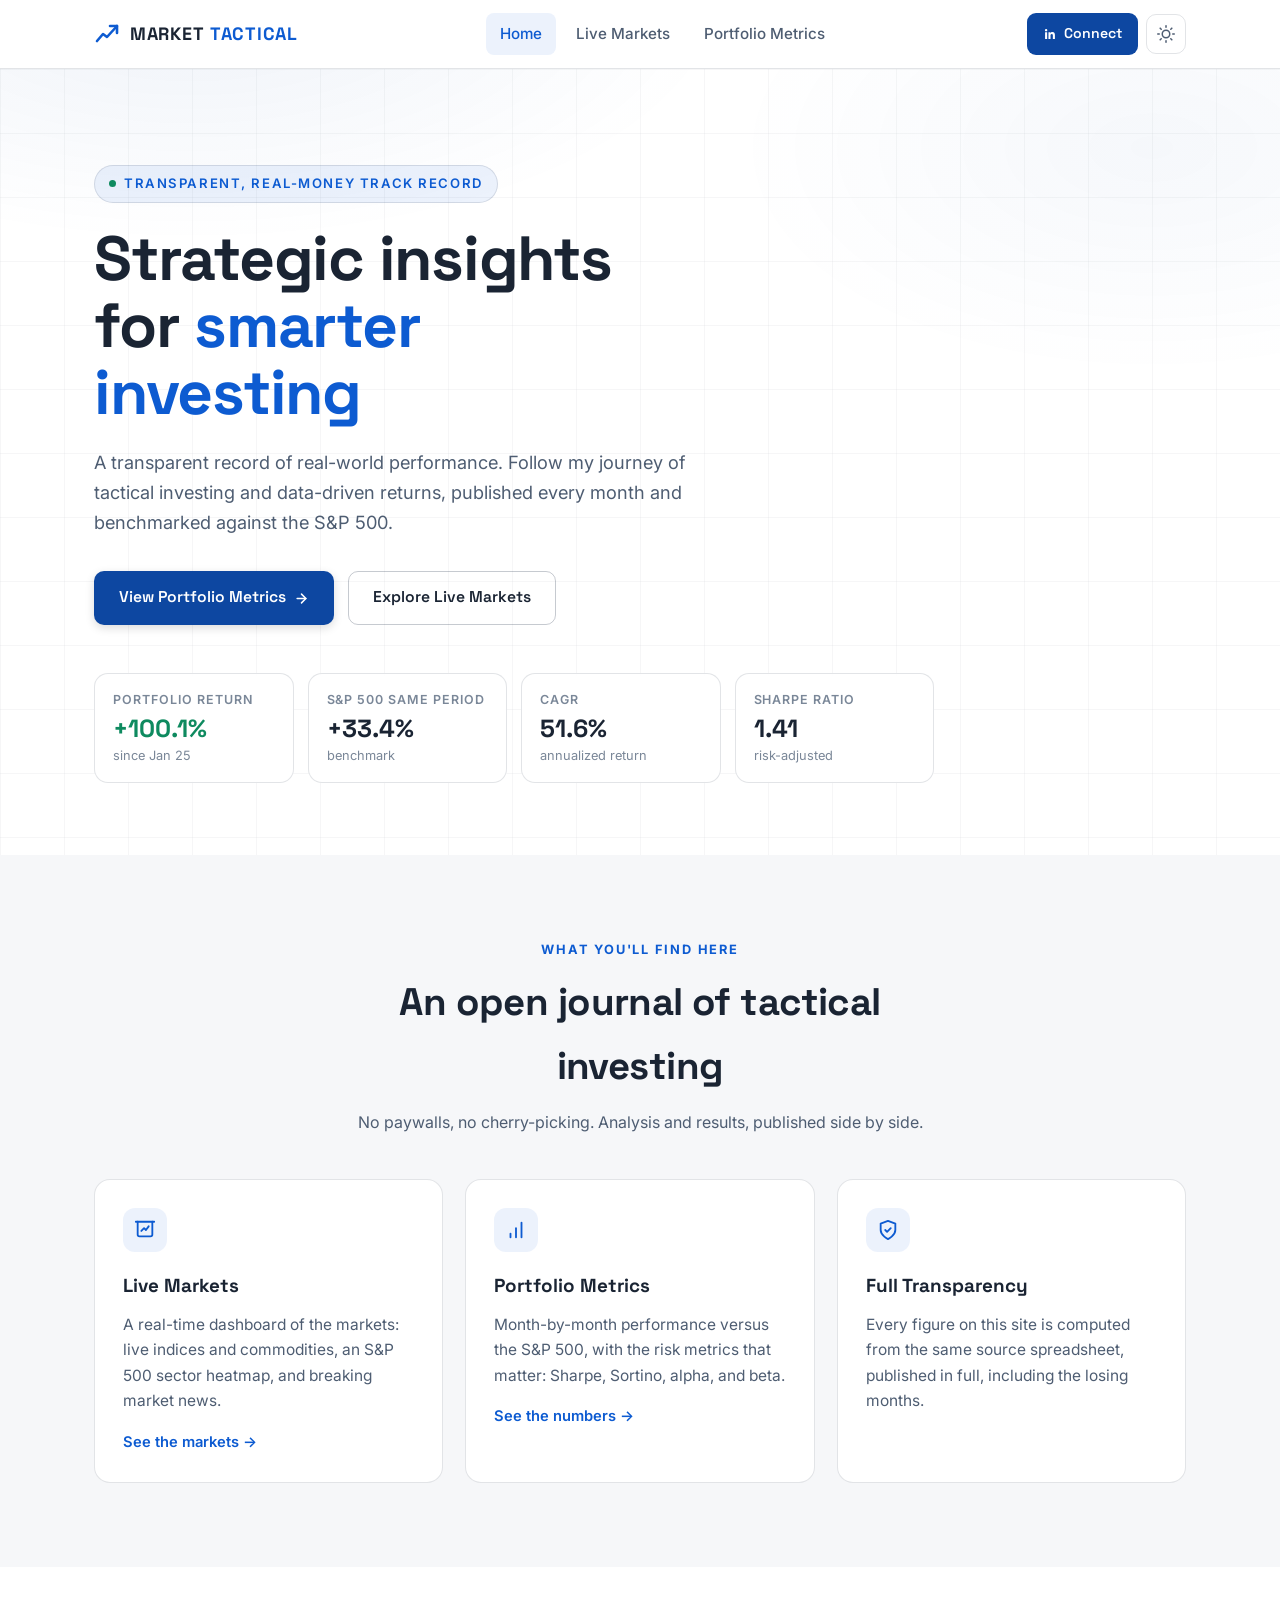
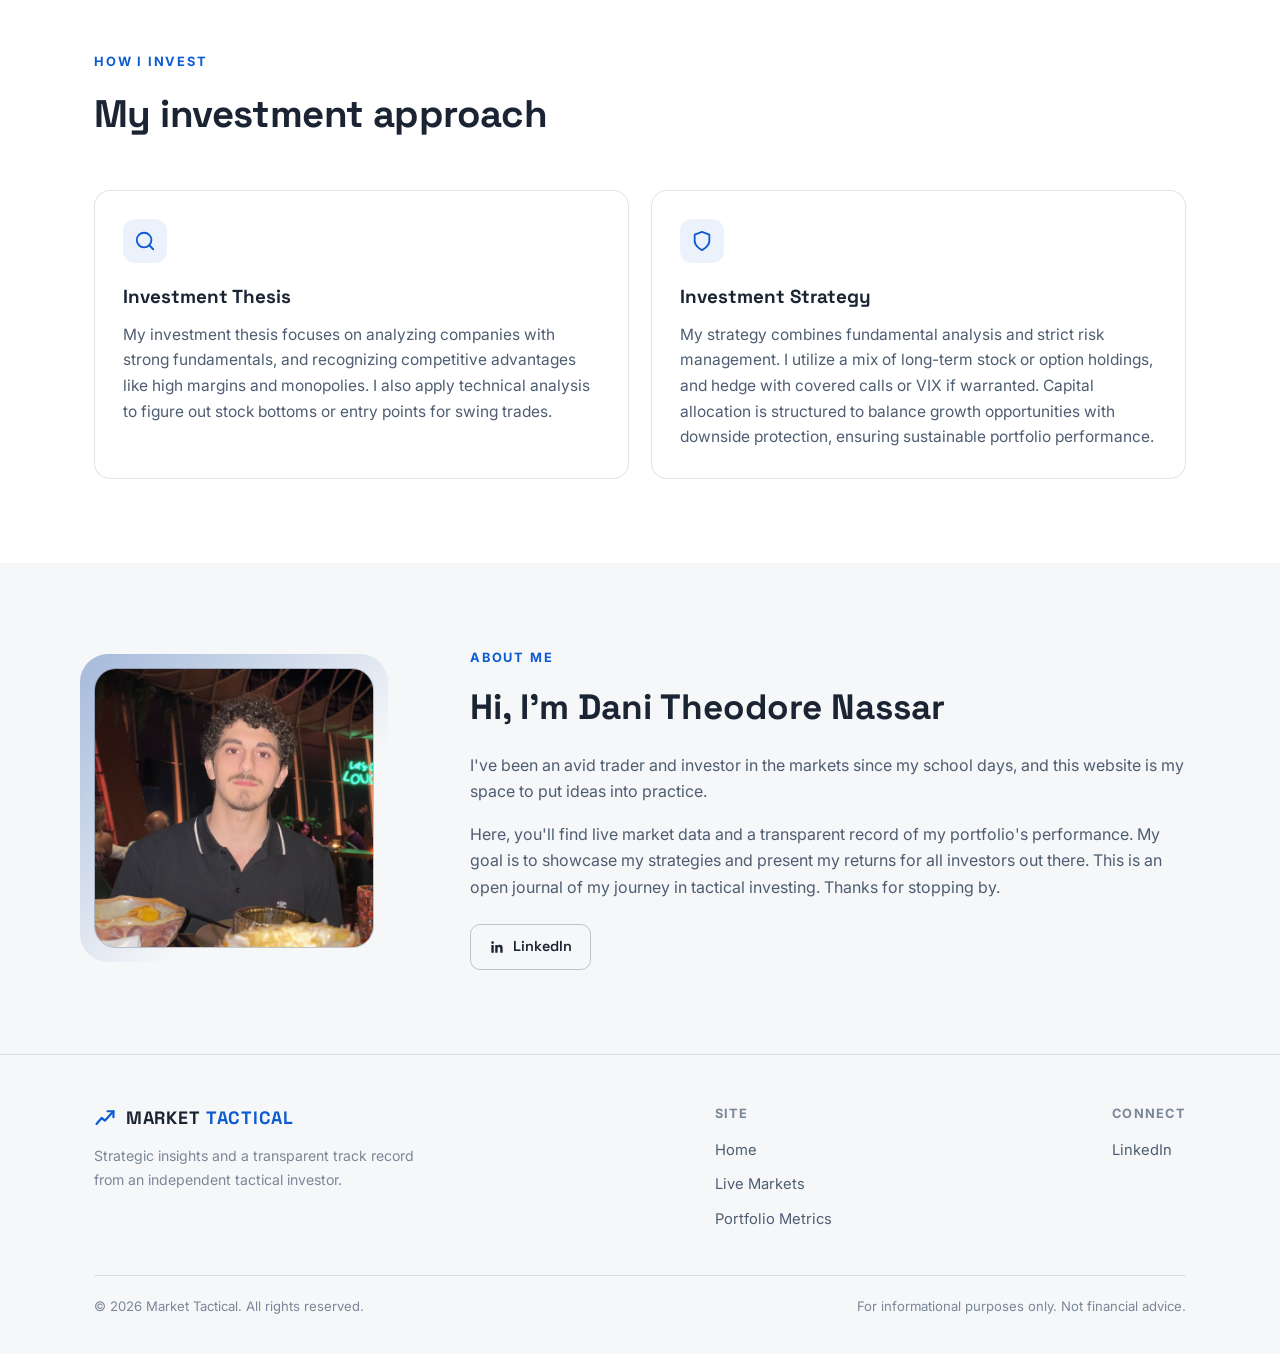
<file: index.html>
<!DOCTYPE html>
<html lang="en" data-theme="light">
<head>
    <meta charset="UTF-8">
    <meta name="viewport" content="width=device-width, initial-scale=1.0">
    <title>Market Tactical | Strategic Insights for Smarter Investing</title>
    <meta name="description" content="A transparent, real-money track record with live market data. Follow Dani Theodore Nassar's journey of tactical investing and data-driven returns.">
    <meta property="og:title" content="Market Tactical">
    <meta property="og:description" content="A transparent, real-money track record with live market data.">
    <meta property="og:type" content="website">
    <meta property="og:url" content="https://markettactical.com/">
    <link rel="icon" type="image/png" href="Favicon123.png">
    <link rel="preconnect" href="https://fonts.googleapis.com">
    <link rel="preconnect" href="https://fonts.gstatic.com" crossorigin>
    <link href="https://fonts.googleapis.com/css2?family=Inter:wght@400;500;600&family=Space+Grotesk:wght@500;600;700&display=swap" rel="stylesheet">
    <script>
        (function () {
            try {
                var t = localStorage.getItem('mt-theme');
                if (t === 'light' || t === 'dark') document.documentElement.setAttribute('data-theme', t);
            } catch (e) {}
        })();
    </script>
    <link rel="stylesheet" href="assets/css/style.css">
</head>
<body>
    <nav class="site-nav" aria-label="Main navigation">
        <div class="container">
            <a href="index.html" class="brand" aria-label="Market Tactical home">
                <svg width="26" height="26" viewBox="0 0 26 26" fill="none" xmlns="http://www.w3.org/2000/svg" aria-hidden="true">
                    <path d="M3 20 L9 13 L13 16 L23 5" stroke="var(--brand)" stroke-width="2.6" stroke-linecap="round" stroke-linejoin="round"/>
                    <path d="M16 5 H23 V12" stroke="var(--brand)" stroke-width="2.6" stroke-linecap="round" stroke-linejoin="round"/>
                </svg>
                <span>MARKET&nbsp;<span class="brand-accent">TACTICAL</span></span>
            </a>
            <ul class="nav-links">
                <li><a href="index.html" aria-current="page">Home</a></li>
                <li><a href="market.html">Live Markets</a></li>
                <li><a href="portfolio.html">Portfolio Metrics</a></li>
            </ul>
            <div class="nav-actions">
                <a class="nav-cta" href="https://www.linkedin.com/in/dani-theodore-nassar-83b0a086/" target="_blank" rel="noopener">
                    <svg width="14" height="14" viewBox="0 0 24 24" fill="currentColor" aria-hidden="true"><path d="M20.45 20.45h-3.55v-5.57c0-1.33-.03-3.04-1.85-3.04-1.85 0-2.14 1.45-2.14 2.94v5.67H9.36V9h3.41v1.56h.05c.47-.9 1.63-1.85 3.36-1.85 3.6 0 4.27 2.37 4.27 5.45v6.29zM5.34 7.43a2.06 2.06 0 1 1 0-4.12 2.06 2.06 0 0 1 0 4.12zM7.12 20.45H3.55V9h3.57v11.45z"/></svg>
                    Connect
                </a>
                <button class="theme-toggle" type="button" aria-label="Toggle color theme">
                    <svg class="icon-moon" width="18" height="18" viewBox="0 0 24 24" fill="none" stroke="currentColor" stroke-width="2" stroke-linecap="round" stroke-linejoin="round" aria-hidden="true"><path d="M21 12.79A9 9 0 1 1 11.21 3 7 7 0 0 0 21 12.79z"/></svg>
                    <svg class="icon-sun" width="18" height="18" viewBox="0 0 24 24" fill="none" stroke="currentColor" stroke-width="2" stroke-linecap="round" stroke-linejoin="round" aria-hidden="true"><circle cx="12" cy="12" r="5"/><line x1="12" y1="1" x2="12" y2="3"/><line x1="12" y1="21" x2="12" y2="23"/><line x1="4.22" y1="4.22" x2="5.64" y2="5.64"/><line x1="18.36" y1="18.36" x2="19.78" y2="19.78"/><line x1="1" y1="12" x2="3" y2="12"/><line x1="21" y1="12" x2="23" y2="12"/><line x1="4.22" y1="19.78" x2="5.64" y2="18.36"/><line x1="18.36" y1="5.64" x2="19.78" y2="4.22"/></svg>
                </button>
                <button class="nav-burger" type="button" aria-label="Open menu" aria-expanded="false">
                    <svg width="20" height="20" viewBox="0 0 24 24" fill="none" stroke="currentColor" stroke-width="2" stroke-linecap="round" aria-hidden="true"><line x1="3" y1="6" x2="21" y2="6"/><line x1="3" y1="12" x2="21" y2="12"/><line x1="3" y1="18" x2="21" y2="18"/></svg>
                </button>
            </div>
        </div>
    </nav>

    <main>
        <section class="hero">
            <canvas id="heroCanvas" class="hero-canvas" aria-hidden="true"></canvas>
            <div class="container">
                <span class="hero-kicker"><span class="dot"></span>Transparent, real-money track record</span>
                <h1>Strategic insights for <span class="grad">smarter investing</span></h1>
                <p class="hero-sub">A transparent record of real-world performance. Follow my journey of tactical investing and data-driven returns, published every month and benchmarked against the S&amp;P&nbsp;500.</p>
                <div class="hero-buttons">
                    <a href="portfolio.html" class="btn btn-primary">View Portfolio Metrics
                        <svg width="15" height="15" viewBox="0 0 24 24" fill="none" stroke="currentColor" stroke-width="2.4" stroke-linecap="round" stroke-linejoin="round" aria-hidden="true"><line x1="5" y1="12" x2="19" y2="12"/><polyline points="12 5 19 12 12 19"/></svg>
                    </a>
                    <a href="market.html" class="btn btn-ghost">Explore Live Markets</a>
                </div>
                <div id="heroStats" class="hero-stats">
                    <div class="stat-chip">
                        <div class="label">Portfolio return</div>
                        <div class="value pos" id="statCumulative">…</div>
                        <div class="sub">since <span data-since>Jan 25</span></div>
                    </div>
                    <div class="stat-chip">
                        <div class="label">S&amp;P 500 same period</div>
                        <div class="value" id="statSpy">…</div>
                        <div class="sub">benchmark</div>
                    </div>
                    <div class="stat-chip">
                        <div class="label">CAGR</div>
                        <div class="value" id="statCagr">…</div>
                        <div class="sub">annualized return</div>
                    </div>
                    <div class="stat-chip">
                        <div class="label">Sharpe ratio</div>
                        <div class="value" id="statSharpe">…</div>
                        <div class="sub">risk-adjusted</div>
                    </div>
                </div>
            </div>
        </section>

        <section class="block alt">
            <div class="container">
                <div class="section-head center reveal">
                    <div class="section-kicker">What you'll find here</div>
                    <h2>An open journal of tactical investing</h2>
                    <p>No paywalls, no cherry-picking. Analysis and results, published side by side.</p>
                </div>
                <div class="card-grid">
                    <a href="market.html" class="card reveal">
                        <div class="card-icon">
                            <svg width="22" height="22" viewBox="0 0 24 24" fill="none" stroke="currentColor" stroke-width="2" stroke-linecap="round" stroke-linejoin="round" aria-hidden="true"><path d="M2 3h20"/><path d="M4 3v14a2 2 0 0 0 2 2h12a2 2 0 0 0 2-2V3"/><path d="m8 13 3-3 2 2 3-4"/></svg>
                        </div>
                        <h3>Live Markets</h3>
                        <p>A real-time dashboard of the markets: live indices and commodities, an S&amp;P 500 sector heatmap, and breaking market news.</p>
                        <span class="card-link">See the markets →</span>
                    </a>
                    <a href="portfolio.html" class="card reveal">
                        <div class="card-icon">
                            <svg width="22" height="22" viewBox="0 0 24 24" fill="none" stroke="currentColor" stroke-width="2" stroke-linecap="round" stroke-linejoin="round" aria-hidden="true"><line x1="12" y1="20" x2="12" y2="10"/><line x1="18" y1="20" x2="18" y2="4"/><line x1="6" y1="20" x2="6" y2="16"/></svg>
                        </div>
                        <h3>Portfolio Metrics</h3>
                        <p>Month-by-month performance versus the S&amp;P 500, with the risk metrics that matter: Sharpe, Sortino, alpha, and beta.</p>
                        <span class="card-link">See the numbers →</span>
                    </a>
                    <div class="card reveal">
                        <div class="card-icon">
                            <svg width="22" height="22" viewBox="0 0 24 24" fill="none" stroke="currentColor" stroke-width="2" stroke-linecap="round" stroke-linejoin="round" aria-hidden="true"><path d="M12 22s8-4 8-10V5l-8-3-8 3v7c0 6 8 10 8 10z"/><path d="m9 12 2 2 4-4"/></svg>
                        </div>
                        <h3>Full Transparency</h3>
                        <p>Every figure on this site is computed from the same source spreadsheet, published in full, including the losing months.</p>
                    </div>
                </div>
            </div>
        </section>

        <section class="block">
            <div class="container">
                <div class="section-head reveal">
                    <div class="section-kicker">How I invest</div>
                    <h2>My investment approach</h2>
                </div>
                <div class="card-grid">
                    <div class="card reveal">
                        <div class="card-icon">
                            <svg width="22" height="22" viewBox="0 0 24 24" fill="none" stroke="currentColor" stroke-width="2" stroke-linecap="round" stroke-linejoin="round" aria-hidden="true"><circle cx="11" cy="11" r="8"/><line x1="21" y1="21" x2="16.65" y2="16.65"/></svg>
                        </div>
                        <h3>Investment Thesis</h3>
                        <p>My investment thesis focuses on analyzing companies with strong fundamentals, and recognizing competitive advantages like high margins and monopolies. I also apply technical analysis to figure out stock bottoms or entry points for swing trades.</p>
                    </div>
                    <div class="card reveal">
                        <div class="card-icon">
                            <svg width="22" height="22" viewBox="0 0 24 24" fill="none" stroke="currentColor" stroke-width="2" stroke-linecap="round" stroke-linejoin="round" aria-hidden="true"><path d="M12 22s8-4 8-10V5l-8-3-8 3v7c0 6 8 10 8 10z"/></svg>
                        </div>
                        <h3>Investment Strategy</h3>
                        <p>My strategy combines fundamental analysis and strict risk management. I utilize a mix of long-term stock or option holdings, and hedge with covered calls or VIX if warranted. Capital allocation is structured to balance growth opportunities with downside protection, ensuring sustainable portfolio performance.</p>
                    </div>
                </div>
            </div>
        </section>

        <section id="about" class="block alt">
            <div class="container">
                <div class="about-grid">
                    <div class="about-photo reveal">
                        <img src="Daniimage1.png" alt="Portrait of Dani Theodore Nassar">
                    </div>
                    <div class="about-copy reveal">
                        <div class="section-kicker">About me</div>
                        <h2>Hi, I'm Dani Theodore Nassar</h2>
                        <p>I've been an avid trader and investor in the markets since my school days, and this website is my space to put ideas into practice.</p>
                        <p>Here, you'll find live market data and a transparent record of my portfolio's performance. My goal is to showcase my strategies and present my returns for all investors out there. This is an open journal of my journey in tactical investing. Thanks for stopping by.</p>
                        <div class="about-links">
                            <a class="btn btn-ghost" href="https://www.linkedin.com/in/dani-theodore-nassar-83b0a086/" target="_blank" rel="noopener">
                                <svg width="16" height="16" viewBox="0 0 24 24" fill="currentColor" aria-hidden="true"><path d="M20.45 20.45h-3.55v-5.57c0-1.33-.03-3.04-1.85-3.04-1.85 0-2.14 1.45-2.14 2.94v5.67H9.36V9h3.41v1.56h.05c.47-.9 1.63-1.85 3.36-1.85 3.6 0 4.27 2.37 4.27 5.45v6.29zM5.34 7.43a2.06 2.06 0 1 1 0-4.12 2.06 2.06 0 0 1 0 4.12zM7.12 20.45H3.55V9h3.57v11.45z"/></svg>
                                LinkedIn
                            </a>
                        </div>
                    </div>
                </div>
            </div>
        </section>
    </main>

    <footer class="site-footer">
        <div class="container">
            <div class="footer-grid">
                <div class="footer-brand">
                    <a href="index.html" class="brand" aria-label="Market Tactical home">
                        <svg width="22" height="22" viewBox="0 0 26 26" fill="none" xmlns="http://www.w3.org/2000/svg" aria-hidden="true">
                            <path d="M3 20 L9 13 L13 16 L23 5" stroke="var(--brand)" stroke-width="2.6" stroke-linecap="round" stroke-linejoin="round"/>
                            <path d="M16 5 H23 V12" stroke="var(--brand)" stroke-width="2.6" stroke-linecap="round" stroke-linejoin="round"/>
                        </svg>
                        <span>MARKET&nbsp;<span class="brand-accent">TACTICAL</span></span>
                    </a>
                    <p>Strategic insights and a transparent track record from an independent tactical investor.</p>
                </div>
                <div class="footer-col">
                    <h4>Site</h4>
                    <ul>
                        <li><a href="index.html">Home</a></li>
                        <li><a href="market.html">Live Markets</a></li>
                        <li><a href="portfolio.html">Portfolio Metrics</a></li>
                    </ul>
                </div>
                <div class="footer-col">
                    <h4>Connect</h4>
                    <ul>
                        <li><a href="https://www.linkedin.com/in/dani-theodore-nassar-83b0a086/" target="_blank" rel="noopener">LinkedIn</a></li>
                    </ul>
                </div>
            </div>
            <div class="footer-bottom">
                <span>&copy; <span data-year>2026</span> Market Tactical. All rights reserved.</span>
                <span>For informational purposes only. Not financial advice.</span>
            </div>
        </div>
    </footer>

    <script src="assets/js/data.js"></script>
    <script src="assets/js/main.js"></script>

    <!-- Cloudflare Web Analytics -->
    <script defer src='https://static.cloudflareinsights.com/beacon.min.js' data-cf-beacon='{"token": "32b7fb3a8f584608a8d260e473fa5f0d"}'></script>
    <!-- End Cloudflare Web Analytics -->
</body>
</html>
</file>
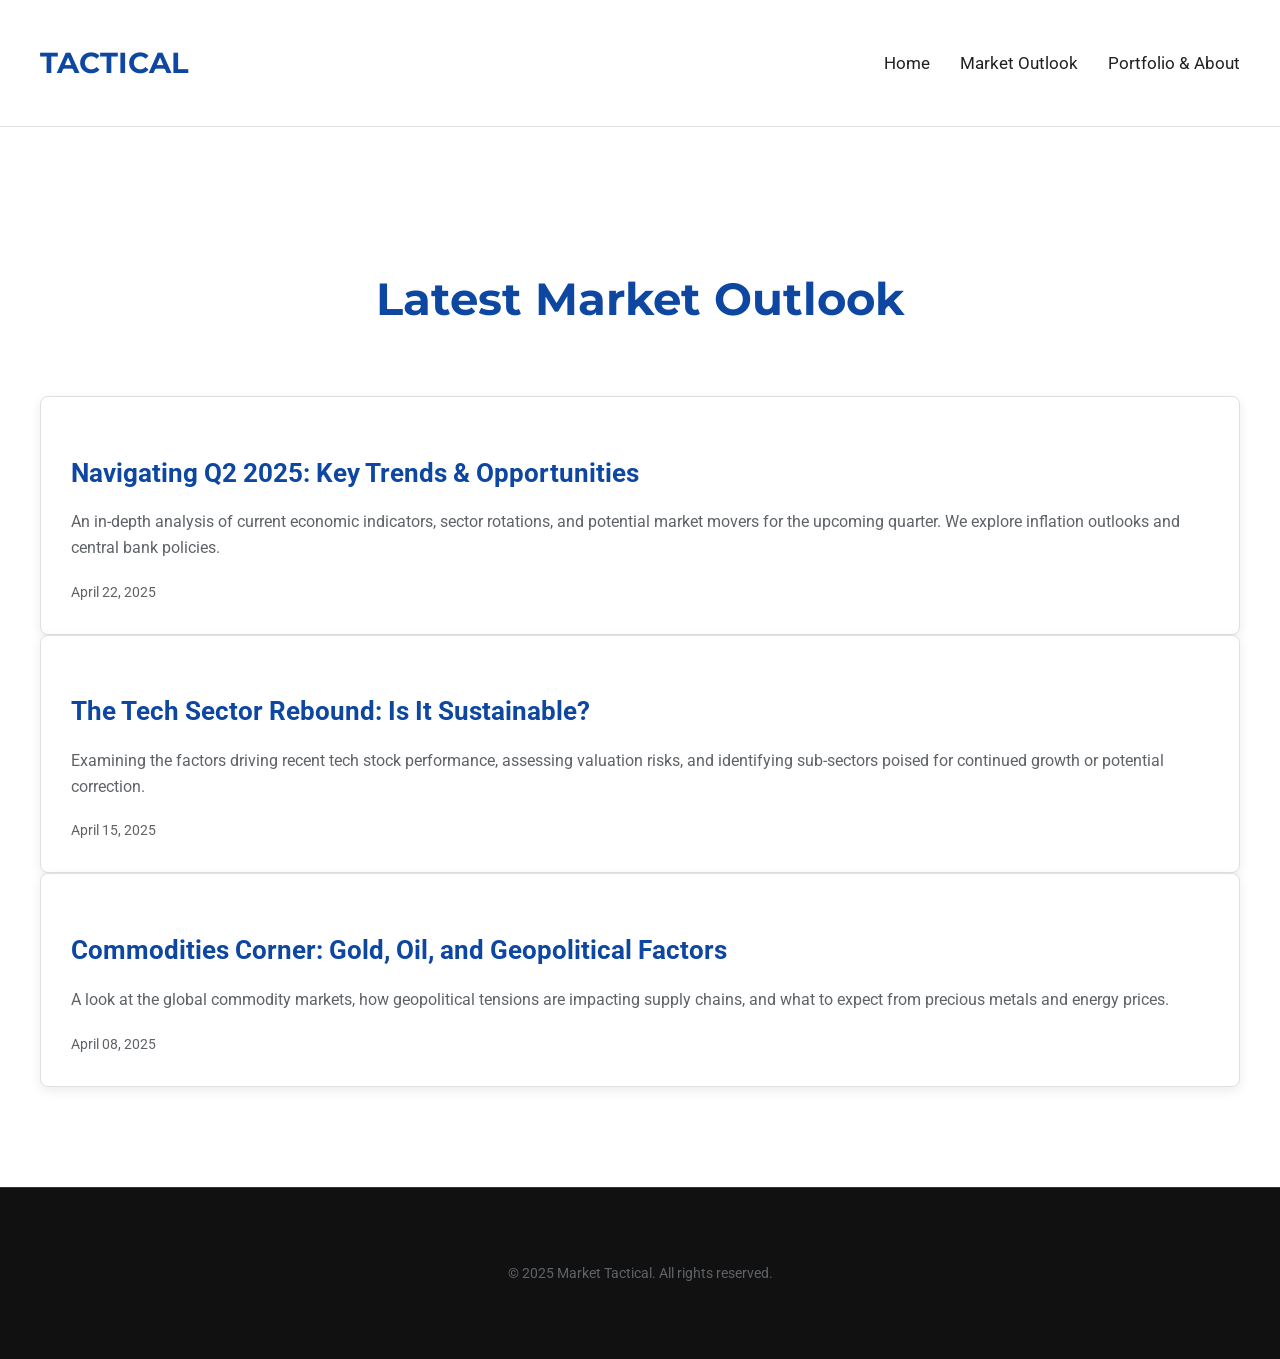
<file: market-updates.html>
<!DOCTYPE html>
<html lang="en">
<head>
    <meta charset="UTF-8">
    <meta name="viewport" content="width=device-width, initial-scale=1.0">
    <title>Market Updates | Market Tactical</title>
    <link href="https://fonts.googleapis.com/css2?family=Roboto:wght@300;400;700&family=Montserrat:wght@400;700&display=swap" rel="stylesheet">
    <style>
        :root {
            --primary-color: #0d47a1; /* A deep, corporate blue */
            --secondary-color: #5f6368; /* A neutral, readable grey for text */
            --dark-bg: #ffffff; /* White background */
            --light-bg: #f8f9fa; /* A very light grey for section backgrounds */
            --text-color-dark: #202124; /* The main dark text color */
            --text-color-light: #ffffff; /* White text, for use on dark backgrounds */
            --accent-color: #1e88e5; /* A brighter blue for links and accents */
            --font-main: 'Roboto', sans-serif;
            --font-heading: 'Montserrat', sans-serif;
        }
        body { margin: 0; font-family: var(--font-main); color: var(--text-color-dark); background-color: var(--dark-bg); line-height: 1.6; }
        .container { max-width: 1200px; margin: 0 auto; padding: 20px; }
        header { background-color: var(--dark-bg); color: var(--text-color-dark); padding: 20px 0; border-bottom: 1px solid #e0e0e0; position: sticky; top: 0; z-index: 1000; }
        header .container { display: flex; justify-content: space-between; align-items: center; }
        .logo { font-family: var(--font-heading); font-size: 1.8em; font-weight: 700; color: var(--primary-color); text-decoration: none; }
        nav ul { list-style: none; margin: 0; padding: 0; display: flex; }
        nav ul li { margin-left: 30px; }
        nav ul li a { color: var(--text-color-dark); text-decoration: none; font-weight: 400; font-size: 1.05em; transition: color 0.3s ease; }
        nav ul li a:hover { color: var(--primary-color); }
        section { padding: 80px 0; }
        section h2 { font-family: var(--font-heading); font-size: 2.8em; text-align: center; margin-bottom: 60px; color: var(--primary-color); }
        .-outlook-grid { display: grid; grid-template-columns: repeat(auto-fit, minmax(300px, 1fr)); gap: 40px; }
        .outlook-post { background-color: #ffffff; border: 1px solid #e0e0e0; border-radius: 8px; box-shadow: 0 4px 12px rgba(0, 0, 0, 0.08); padding: 30px; text-align: left; transition: transform 0.3s ease, box-shadow 0.3s ease; }
        .outlook-post:hover { transform: translateY(-8px); box-shadow: 0 8px 20px rgba(0, 0, 0, 0.12); }
        .outlook-post h3 { color: var(--primary-color); font-size: 1.6em; margin-bottom: 15px; }
        .outlook-post p { color: var(--secondary-color); font-size: 1em; }
        .outlook-post .date { color: var(--secondary-color); font-size: 0.9em; margin-top: 20px; display: block; }
        footer { background-color: #111; color: var(--secondary-color); text-align: center; padding: 40px 0; font-size: 0.9em; border-top: 1px solid #333; }
    </style>
</head>
<body>
    <header>
        <div class="container">
            <a href="index.html" class="logo"> TACTICAL</a>
            <nav>
                <ul>
                    <li><a href="index.html">Home</a></li>
                    <li><a href="market.html">Market Outlook</a></li>
                    <li><a href="portfolio.html">Portfolio & About</a></li>
                </ul>
            </nav>
        </div>
    </header>
    <main>
        <section id="outlook" class="market-outlook">
            <div class="container">
                <h2>Latest Market Outlook</h2>
                <div class="market-outlook-grid">
                    <div class="outlook-post">
                        <h3>Navigating Q2 2025: Key Trends & Opportunities</h3>
                        <p>An in-depth analysis of current economic indicators, sector rotations, and potential market movers for the upcoming quarter. We explore inflation outlooks and central bank policies.</p>
                        <span class="date">April 22, 2025</span>
                    </div>
                    <div class="outlook-post">
                        <h3>The Tech Sector Rebound: Is It Sustainable?</h3>
                        <p>Examining the factors driving recent tech stock performance, assessing valuation risks, and identifying sub-sectors poised for continued growth or potential correction.</p>
                        <span class="date">April 15, 2025</span>
                    </div>
                    <div class="outlook-post">
                        <h3>Commodities Corner: Gold, Oil, and Geopolitical Factors</h3>
                        <p>A look at the global commodity markets, how geopolitical tensions are impacting supply chains, and what to expect from precious metals and energy prices.</p>
                        <span class="date">April 08, 2025</span>
                    </div>
                </div>
            </div>
        </section>
    </main>
    <footer>
        <div class="container">
            <p>&copy; 2025 Market Tactical. All rights reserved.</p>
        </div>
    </footer>
</body>
</html>
</file>
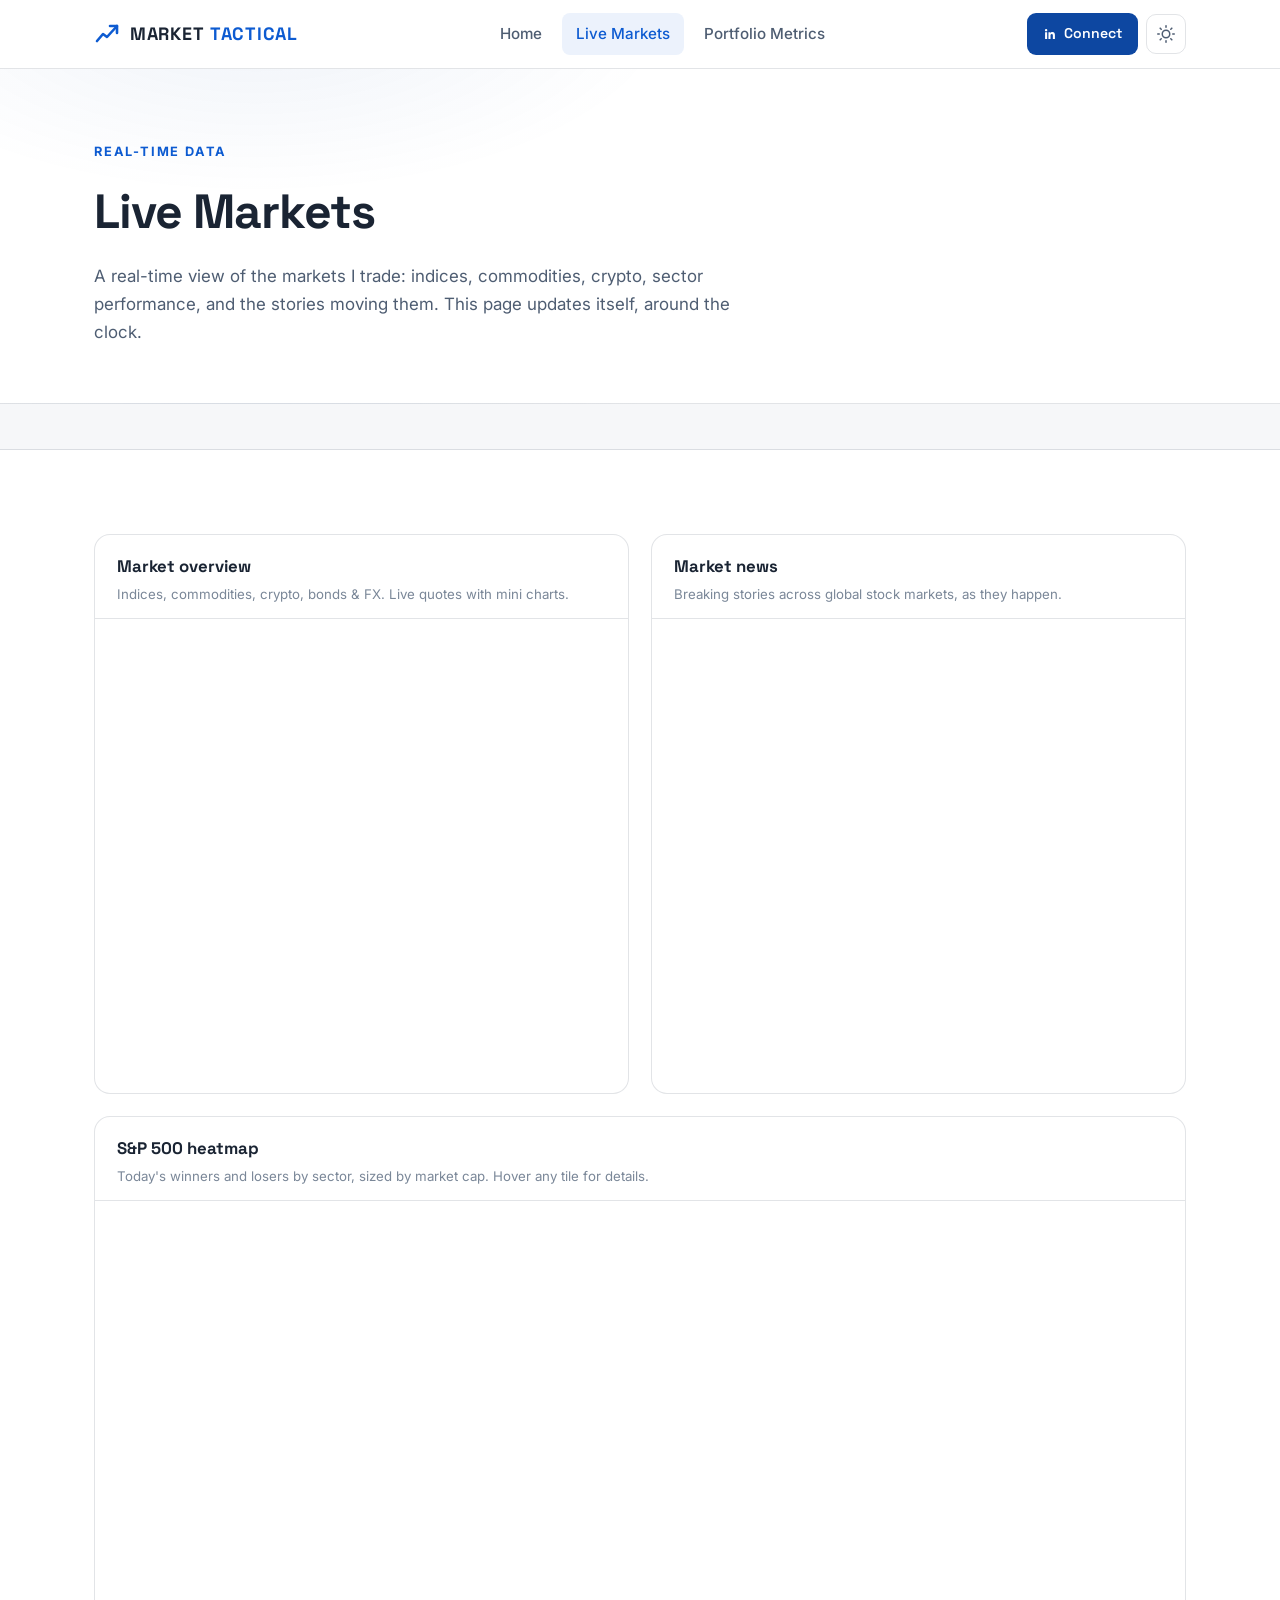
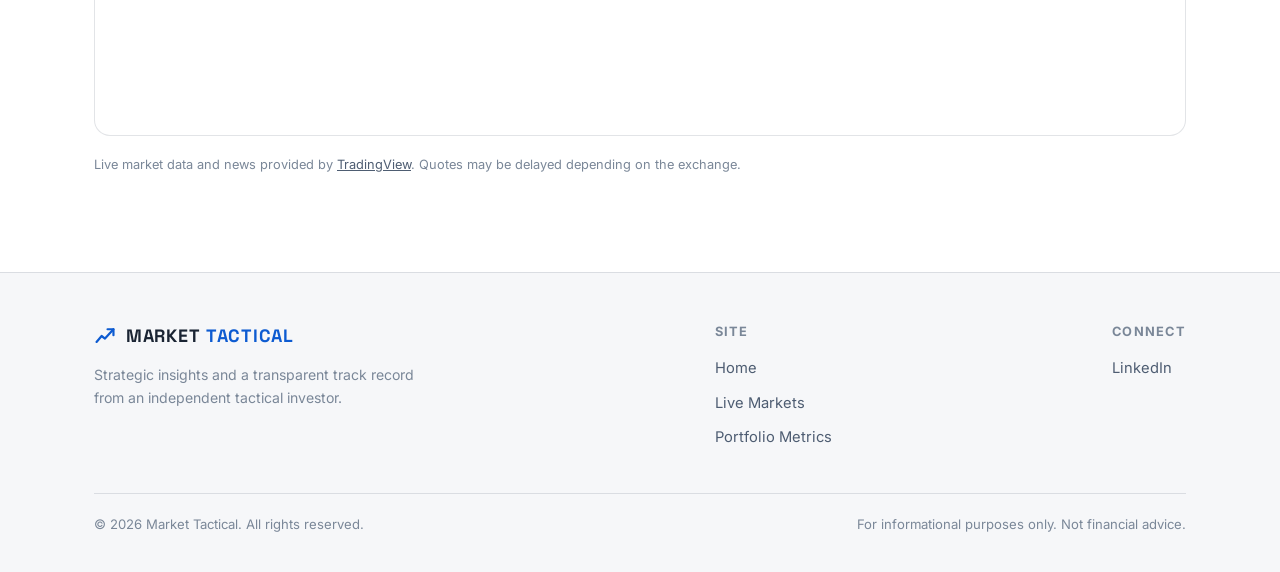
<file: market.html>
<!DOCTYPE html>
<html lang="en" data-theme="light">
<head>
    <meta charset="UTF-8">
    <meta name="viewport" content="width=device-width, initial-scale=1.0">
    <title>Live Markets | Market Tactical</title>
    <meta name="description" content="A real-time market dashboard: live indices, commodities, crypto, an S&P 500 sector heatmap, and breaking market news.">
    <meta property="og:title" content="Live Markets | Market Tactical">
    <meta property="og:description" content="A real-time market dashboard: live indices, sector heatmap, and breaking market news.">
    <meta property="og:type" content="website">
    <meta property="og:url" content="https://markettactical.com/market.html">
    <link rel="icon" type="image/png" href="Favicon123.png">
    <link rel="preconnect" href="https://fonts.googleapis.com">
    <link rel="preconnect" href="https://fonts.gstatic.com" crossorigin>
    <link href="https://fonts.googleapis.com/css2?family=Inter:wght@400;500;600&family=Space+Grotesk:wght@500;600;700&display=swap" rel="stylesheet">
    <script>
        (function () {
            try {
                var t = localStorage.getItem('mt-theme');
                if (t === 'light' || t === 'dark') document.documentElement.setAttribute('data-theme', t);
            } catch (e) {}
        })();
    </script>
    <link rel="stylesheet" href="assets/css/style.css">
</head>
<body>
    <nav class="site-nav" aria-label="Main navigation">
        <div class="container">
            <a href="index.html" class="brand" aria-label="Market Tactical home">
                <svg width="26" height="26" viewBox="0 0 26 26" fill="none" xmlns="http://www.w3.org/2000/svg" aria-hidden="true">
                    <path d="M3 20 L9 13 L13 16 L23 5" stroke="var(--brand)" stroke-width="2.6" stroke-linecap="round" stroke-linejoin="round"/>
                    <path d="M16 5 H23 V12" stroke="var(--brand)" stroke-width="2.6" stroke-linecap="round" stroke-linejoin="round"/>
                </svg>
                <span>MARKET&nbsp;<span class="brand-accent">TACTICAL</span></span>
            </a>
            <ul class="nav-links">
                <li><a href="index.html">Home</a></li>
                <li><a href="market.html" aria-current="page">Live Markets</a></li>
                <li><a href="portfolio.html">Portfolio Metrics</a></li>
            </ul>
            <div class="nav-actions">
                <a class="nav-cta" href="https://www.linkedin.com/in/dani-theodore-nassar-83b0a086/" target="_blank" rel="noopener">
                    <svg width="14" height="14" viewBox="0 0 24 24" fill="currentColor" aria-hidden="true"><path d="M20.45 20.45h-3.55v-5.57c0-1.33-.03-3.04-1.85-3.04-1.85 0-2.14 1.45-2.14 2.94v5.67H9.36V9h3.41v1.56h.05c.47-.9 1.63-1.85 3.36-1.85 3.6 0 4.27 2.37 4.27 5.45v6.29zM5.34 7.43a2.06 2.06 0 1 1 0-4.12 2.06 2.06 0 0 1 0 4.12zM7.12 20.45H3.55V9h3.57v11.45z"/></svg>
                    Connect
                </a>
                <button class="theme-toggle" type="button" aria-label="Toggle color theme">
                    <svg class="icon-moon" width="18" height="18" viewBox="0 0 24 24" fill="none" stroke="currentColor" stroke-width="2" stroke-linecap="round" stroke-linejoin="round" aria-hidden="true"><path d="M21 12.79A9 9 0 1 1 11.21 3 7 7 0 0 0 21 12.79z"/></svg>
                    <svg class="icon-sun" width="18" height="18" viewBox="0 0 24 24" fill="none" stroke="currentColor" stroke-width="2" stroke-linecap="round" stroke-linejoin="round" aria-hidden="true"><circle cx="12" cy="12" r="5"/><line x1="12" y1="1" x2="12" y2="3"/><line x1="12" y1="21" x2="12" y2="23"/><line x1="4.22" y1="4.22" x2="5.64" y2="5.64"/><line x1="18.36" y1="18.36" x2="19.78" y2="19.78"/><line x1="1" y1="12" x2="3" y2="12"/><line x1="21" y1="12" x2="23" y2="12"/><line x1="4.22" y1="19.78" x2="5.64" y2="18.36"/><line x1="18.36" y1="5.64" x2="19.78" y2="4.22"/></svg>
                </button>
                <button class="nav-burger" type="button" aria-label="Open menu" aria-expanded="false">
                    <svg width="20" height="20" viewBox="0 0 24 24" fill="none" stroke="currentColor" stroke-width="2" stroke-linecap="round" aria-hidden="true"><line x1="3" y1="6" x2="21" y2="6"/><line x1="3" y1="12" x2="21" y2="12"/><line x1="3" y1="18" x2="21" y2="18"/></svg>
                </button>
            </div>
        </div>
    </nav>

    <main>
        <header class="page-head">
            <div class="container">
                <div class="section-kicker">Real-time data</div>
                <h1>Live Markets</h1>
                <p>A real-time view of the markets I trade: indices, commodities, crypto, sector performance, and the stories moving them. This page updates itself, around the clock.</p>
            </div>
        </header>

        <div class="ticker-strip" id="twTickerTape" aria-label="Live price ticker"></div>

        <section class="block">
            <div class="container">
                <div class="markets-grid">
                    <div class="widget-panel h-tall reveal">
                        <div class="panel-head">
                            <h3>Market overview</h3>
                            <p>Indices, commodities, crypto, bonds &amp; FX. Live quotes with mini charts.</p>
                        </div>
                        <div class="panel-body" id="twOverview"></div>
                    </div>
                    <div class="widget-panel h-tall reveal">
                        <div class="panel-head">
                            <h3>Market news</h3>
                            <p>Breaking stories across global stock markets, as they happen.</p>
                        </div>
                        <div class="panel-body" id="twNews"></div>
                    </div>
                </div>

                <div class="widget-panel h-wide reveal" style="margin-top: 22px;">
                    <div class="panel-head">
                        <h3>S&amp;P 500 heatmap</h3>
                        <p>Today's winners and losers by sector, sized by market cap. Hover any tile for details.</p>
                    </div>
                    <div class="panel-body" id="twHeatmap"></div>
                </div>

                <p class="markets-credit">Live market data and news provided by <a href="https://www.tradingview.com/" target="_blank" rel="noopener">TradingView</a>. Quotes may be delayed depending on the exchange.</p>
            </div>
        </section>
    </main>

    <footer class="site-footer">
        <div class="container">
            <div class="footer-grid">
                <div class="footer-brand">
                    <a href="index.html" class="brand" aria-label="Market Tactical home">
                        <svg width="22" height="22" viewBox="0 0 26 26" fill="none" xmlns="http://www.w3.org/2000/svg" aria-hidden="true">
                            <path d="M3 20 L9 13 L13 16 L23 5" stroke="var(--brand)" stroke-width="2.6" stroke-linecap="round" stroke-linejoin="round"/>
                            <path d="M16 5 H23 V12" stroke="var(--brand)" stroke-width="2.6" stroke-linecap="round" stroke-linejoin="round"/>
                        </svg>
                        <span>MARKET&nbsp;<span class="brand-accent">TACTICAL</span></span>
                    </a>
                    <p>Strategic insights and a transparent track record from an independent tactical investor.</p>
                </div>
                <div class="footer-col">
                    <h4>Site</h4>
                    <ul>
                        <li><a href="index.html">Home</a></li>
                        <li><a href="market.html">Live Markets</a></li>
                        <li><a href="portfolio.html">Portfolio Metrics</a></li>
                    </ul>
                </div>
                <div class="footer-col">
                    <h4>Connect</h4>
                    <ul>
                        <li><a href="https://www.linkedin.com/in/dani-theodore-nassar-83b0a086/" target="_blank" rel="noopener">LinkedIn</a></li>
                    </ul>
                </div>
            </div>
            <div class="footer-bottom">
                <span>&copy; <span data-year>2026</span> Market Tactical. All rights reserved.</span>
                <span>For informational purposes only. Not financial advice.</span>
            </div>
        </div>
    </footer>

    <script src="assets/js/main.js"></script>
    <script src="assets/js/markets.js"></script>

    <!-- Cloudflare Web Analytics -->
    <script defer src='https://static.cloudflareinsights.com/beacon.min.js' data-cf-beacon='{"token": "32b7fb3a8f584608a8d260e473fa5f0d"}'></script>
    <!-- End Cloudflare Web Analytics -->
</body>
</html>
</file>
<file: assets/css/style.css>
/* ==========================================================================
   Market Tactical: shared stylesheet
   Dark-first design with a light theme, driven by CSS custom properties.
   ========================================================================== */

:root {
  --font-body: 'Inter', system-ui, -apple-system, 'Segoe UI', sans-serif;
  --font-head: 'Space Grotesk', 'Inter', system-ui, sans-serif;

  /* Light theme (default): clean white, navy brand */
  --bg: #ffffff;
  --bg-2: #f6f7f9;
  --card: #ffffff;
  --card-2: #f6f7f9;
  --border: rgba(20, 35, 60, 0.12);
  --border-strong: rgba(20, 35, 60, 0.24);
  --text: #1a2433;
  --text-2: #4e5d72;
  --text-3: #7a8798;
  --brand: #0d5bd1;
  --brand-deep: #0d47a1;
  --brand-ghost: rgba(13, 91, 209, 0.08);
  --up: #0e8a5f;
  --down: #d24444;
  --grid-line: rgba(20, 35, 60, 0.08);
  --hero-glow-1: rgba(13, 71, 161, 0.07);
  --hero-glow-2: rgba(13, 71, 161, 0.04);
  --shadow: 0 10px 26px rgba(23, 43, 77, 0.09);
  --nav-bg: rgba(255, 255, 255, 0.88);

  /* chart series (validated palette slots: blue, amber, aqua; CVD-safe in both modes) */
  --series-portfolio: #2a78d6;
  --series-benchmark: #c98500;
  --series-nasdaq: #1baf7a;
}

html[data-theme='dark'] {
  --bg: #101318;
  --bg-2: #14181e;
  --card: #181d24;
  --card-2: #1e242c;
  --border: rgba(255, 255, 255, 0.09);
  --border-strong: rgba(255, 255, 255, 0.18);
  --text: #e9edf2;
  --text-2: #a3adba;
  --text-3: #727d8b;
  --brand: #5d9cd3;
  --brand-deep: #2f6db3;
  --brand-ghost: rgba(93, 156, 211, 0.10);
  --up: #3fb573;
  --down: #e06c6c;
  --grid-line: rgba(255, 255, 255, 0.07);
  --hero-glow-1: rgba(70, 110, 160, 0.13);
  --hero-glow-2: rgba(70, 110, 160, 0.06);
  --shadow: 0 12px 30px rgba(0, 0, 0, 0.38);
  --nav-bg: rgba(16, 19, 24, 0.85);

  --series-portfolio: #3987e5;
  --series-benchmark: #c98500;
  --series-nasdaq: #199e70;
}

* { box-sizing: border-box; }

html { scroll-behavior: smooth; }

body {
  margin: 0;
  font-family: var(--font-body);
  background: var(--bg);
  color: var(--text);
  line-height: 1.65;
  -webkit-font-smoothing: antialiased;
  transition: background-color 0.25s ease, color 0.25s ease;
}

img { max-width: 100%; }

a { color: var(--brand); }

.container {
  max-width: 1140px;
  margin: 0 auto;
  padding: 0 24px;
}

/* --------------------------------------------------------------------------
   Navigation
   -------------------------------------------------------------------------- */
.site-nav {
  position: sticky;
  top: 0;
  z-index: 100;
  background: var(--nav-bg);
  backdrop-filter: blur(14px);
  -webkit-backdrop-filter: blur(14px);
  border-bottom: 1px solid var(--border);
}

.site-nav .container {
  display: flex;
  align-items: center;
  justify-content: space-between;
  height: 68px;
  gap: 16px;
}

.brand {
  display: flex;
  align-items: center;
  gap: 10px;
  text-decoration: none;
  font-family: var(--font-head);
  font-weight: 700;
  font-size: 1.12rem;
  letter-spacing: 0.04em;
  color: var(--text);
  white-space: nowrap;
}

.brand svg { flex: none; }

.brand .brand-accent { color: var(--brand); }

.nav-links {
  display: flex;
  align-items: center;
  gap: 6px;
  list-style: none;
  margin: 0;
  padding: 0;
}

.nav-links a {
  display: block;
  padding: 8px 14px;
  border-radius: 8px;
  color: var(--text-2);
  text-decoration: none;
  font-size: 0.95rem;
  font-weight: 500;
  transition: color 0.2s ease, background-color 0.2s ease;
}

.nav-links a:hover { color: var(--text); background: var(--brand-ghost); }

.nav-links a[aria-current='page'] {
  color: var(--brand);
  background: var(--brand-ghost);
}

.nav-actions { display: flex; align-items: center; gap: 8px; }

.nav-cta {
  display: inline-flex;
  align-items: center;
  gap: 7px;
  padding: 9px 16px;
  border-radius: 9px;
  background: var(--brand-deep);
  color: #ffffff;
  text-decoration: none;
  font-family: var(--font-head);
  font-weight: 600;
  font-size: 0.88rem;
  transition: background 0.2s ease, transform 0.2s ease;
  white-space: nowrap;
}

.nav-cta:hover { background: var(--brand); transform: translateY(-1px); }

@media (max-width: 480px) {
  .nav-cta { display: none; }
}

.theme-toggle,
.nav-burger {
  appearance: none;
  border: 1px solid var(--border);
  background: transparent;
  color: var(--text-2);
  width: 40px;
  height: 40px;
  border-radius: 10px;
  display: inline-flex;
  align-items: center;
  justify-content: center;
  cursor: pointer;
  transition: color 0.2s ease, border-color 0.2s ease, background 0.2s ease;
}

.theme-toggle:hover,
.nav-burger:hover { color: var(--text); border-color: var(--border-strong); }

.theme-toggle .icon-sun { display: none; }
.theme-toggle .icon-moon { display: block; }
html[data-theme='light'] .theme-toggle .icon-sun { display: block; }
html[data-theme='light'] .theme-toggle .icon-moon { display: none; }

.nav-burger { display: none; }

@media (max-width: 780px) {
  .nav-burger { display: inline-flex; }
  .nav-links {
    position: absolute;
    top: 68px;
    left: 0;
    right: 0;
    flex-direction: column;
    align-items: stretch;
    gap: 4px;
    padding: 12px 20px 18px;
    background: var(--nav-bg);
    backdrop-filter: blur(14px);
    -webkit-backdrop-filter: blur(14px);
    border-bottom: 1px solid var(--border);
    display: none;
  }
  .nav-links.open { display: flex; }
  .nav-links a { padding: 12px 14px; font-size: 1rem; }
}

/* --------------------------------------------------------------------------
   Hero
   -------------------------------------------------------------------------- */
.hero {
  position: relative;
  overflow: hidden;
  padding: 96px 0 72px;
  background:
    radial-gradient(900px 420px at 15% -10%, var(--hero-glow-1), transparent 60%),
    radial-gradient(700px 380px at 90% 10%, var(--hero-glow-2), transparent 60%),
    var(--bg);
}

.hero-canvas {
  position: absolute;
  inset: 0;
  width: 100%;
  height: 100%;
  opacity: 0.45;
  pointer-events: none;
}

.hero .container { position: relative; }

.hero-kicker {
  display: inline-flex;
  align-items: center;
  gap: 8px;
  font-size: 0.82rem;
  font-weight: 600;
  letter-spacing: 0.12em;
  text-transform: uppercase;
  color: var(--brand);
  background: var(--brand-ghost);
  border: 1px solid var(--border);
  padding: 7px 14px;
  border-radius: 999px;
  margin-bottom: 22px;
}

.hero-kicker .dot {
  width: 7px;
  height: 7px;
  border-radius: 50%;
  background: var(--up);
  animation: pulse 2.4s ease-in-out infinite;
}

@keyframes pulse {
  0%, 100% { transform: scale(1); opacity: 1; }
  50% { transform: scale(1.5); opacity: 0.55; }
}

.hero h1 {
  font-family: var(--font-head);
  font-size: clamp(2.3rem, 5.4vw, 3.9rem);
  line-height: 1.08;
  letter-spacing: -0.02em;
  margin: 0 0 20px;
  max-width: 15ch;
}

.hero h1 .grad { color: var(--brand); }

.hero-sub {
  font-size: 1.14rem;
  color: var(--text-2);
  max-width: 56ch;
  margin: 0 0 34px;
}

.hero-buttons { display: flex; flex-wrap: wrap; gap: 14px; margin-bottom: 48px; }

.btn {
  display: inline-flex;
  align-items: center;
  gap: 8px;
  padding: 13px 24px;
  border-radius: 10px;
  font-family: var(--font-head);
  font-weight: 600;
  font-size: 0.98rem;
  text-decoration: none;
  cursor: pointer;
  border: 1px solid transparent;
  transition: transform 0.18s ease, box-shadow 0.18s ease, background 0.18s ease, border-color 0.18s ease;
}

.btn-primary {
  background: var(--brand-deep);
  color: #ffffff;
  box-shadow: 0 3px 10px rgba(0, 0, 0, 0.14);
}

.btn-primary:hover { transform: translateY(-2px); background: var(--brand); box-shadow: 0 6px 16px rgba(0, 0, 0, 0.18); }

.btn-ghost {
  background: transparent;
  color: var(--text);
  border-color: var(--border-strong);
}

.btn-ghost:hover { transform: translateY(-2px); border-color: var(--brand); color: var(--brand); }

/* live hero stats */
.hero-stats {
  display: grid;
  grid-template-columns: repeat(auto-fit, minmax(190px, 1fr));
  gap: 14px;
  max-width: 840px;
}

.stat-chip {
  background: color-mix(in srgb, var(--card) 78%, transparent);
  border: 1px solid var(--border);
  border-radius: 14px;
  padding: 16px 18px;
  backdrop-filter: blur(6px);
}

.stat-chip .label {
  font-size: 0.78rem;
  font-weight: 600;
  text-transform: uppercase;
  letter-spacing: 0.08em;
  color: var(--text-3);
  margin-bottom: 4px;
}

.stat-chip .value {
  font-family: var(--font-head);
  font-size: 1.55rem;
  font-weight: 700;
  color: var(--text);
  line-height: 1.15;
}

.stat-chip .value.pos { color: var(--up); }

.stat-chip .sub { font-size: 0.8rem; color: var(--text-3); margin-top: 2px; }

/* --------------------------------------------------------------------------
   Sections & cards
   -------------------------------------------------------------------------- */
section.block { padding: 84px 0; }

section.block.alt { background: var(--bg-2); }

.section-head { max-width: 640px; margin: 0 0 44px; }

.section-head.center { margin-left: auto; margin-right: auto; text-align: center; }

.section-kicker {
  font-size: 0.8rem;
  font-weight: 700;
  letter-spacing: 0.14em;
  text-transform: uppercase;
  color: var(--brand);
  margin-bottom: 10px;
}

.section-head h2 {
  font-family: var(--font-head);
  font-size: clamp(1.7rem, 3.4vw, 2.4rem);
  letter-spacing: -0.015em;
  margin: 0 0 12px;
}

.section-head p { color: var(--text-2); margin: 0; }

.card-grid {
  display: grid;
  grid-template-columns: repeat(auto-fit, minmax(280px, 1fr));
  gap: 22px;
}

.card {
  background: var(--card);
  border: 1px solid var(--border);
  border-radius: 16px;
  padding: 28px;
  transition: transform 0.22s ease, border-color 0.22s ease, box-shadow 0.22s ease;
}

.card:hover {
  transform: translateY(-4px);
  border-color: var(--border-strong);
  box-shadow: var(--shadow);
}

.card .card-icon {
  width: 44px;
  height: 44px;
  border-radius: 12px;
  display: flex;
  align-items: center;
  justify-content: center;
  background: var(--brand-ghost);
  color: var(--brand);
  margin-bottom: 18px;
}

.card h3 {
  font-family: var(--font-head);
  font-size: 1.18rem;
  margin: 0 0 10px;
}

.card p { color: var(--text-2); margin: 0; font-size: 0.97rem; }

a.card { text-decoration: none; color: inherit; display: block; }

.card .card-link {
  display: inline-flex;
  align-items: center;
  gap: 6px;
  margin-top: 16px;
  color: var(--brand);
  font-weight: 600;
  font-size: 0.92rem;
}

/* --------------------------------------------------------------------------
   About
   -------------------------------------------------------------------------- */
.about-grid {
  display: grid;
  grid-template-columns: 320px 1fr;
  gap: 56px;
  align-items: center;
}

@media (max-width: 860px) {
  .about-grid { grid-template-columns: 1fr; gap: 32px; }
  .about-photo { margin: 0 auto; }
}

.about-photo {
  position: relative;
  width: 280px;
  height: 280px;
}

.about-photo::before {
  content: '';
  position: absolute;
  inset: -14px;
  border-radius: 28px;
  background: linear-gradient(135deg, var(--brand-deep), transparent 65%);
  opacity: 0.35;
  z-index: 0;
}

.about-photo img {
  position: relative;
  z-index: 1;
  width: 100%;
  height: 100%;
  object-fit: cover;
  border-radius: 22px;
  border: 1px solid var(--border-strong);
}

.about-copy h2 {
  font-family: var(--font-head);
  font-size: clamp(1.6rem, 3vw, 2.2rem);
  margin: 0 0 16px;
}

.about-copy p { color: var(--text-2); margin: 0 0 16px; }

.about-links { display: flex; flex-wrap: wrap; gap: 12px; margin-top: 24px; }

.about-links .btn { padding: 10px 18px; font-size: 0.9rem; }

/* --------------------------------------------------------------------------
   Page headers (inner pages)
   -------------------------------------------------------------------------- */
.page-head {
  position: relative;
  padding: 72px 0 56px;
  background:
    radial-gradient(700px 320px at 20% -20%, var(--hero-glow-1), transparent 60%),
    var(--bg);
  border-bottom: 1px solid var(--border);
}

.page-head h1 {
  font-family: var(--font-head);
  font-size: clamp(2rem, 4.4vw, 3rem);
  letter-spacing: -0.02em;
  margin: 0 0 12px;
}

.page-head p { color: var(--text-2); max-width: 62ch; margin: 0; font-size: 1.06rem; }

/* --------------------------------------------------------------------------
   Market outlook
   -------------------------------------------------------------------------- */
.outlook-grid {
  display: grid;
  grid-template-columns: repeat(auto-fit, minmax(300px, 1fr));
  gap: 22px;
}

.post {
  display: flex;
  flex-direction: column;
  background: var(--card);
  border: 1px solid var(--border);
  border-radius: 16px;
  padding: 28px;
  transition: transform 0.22s ease, border-color 0.22s ease, box-shadow 0.22s ease;
}

.post:hover {
  transform: translateY(-4px);
  border-color: var(--border-strong);
  box-shadow: var(--shadow);
}

.post .post-meta {
  display: flex;
  align-items: center;
  gap: 10px;
  margin-bottom: 14px;
}

.tag {
  font-size: 0.72rem;
  font-weight: 700;
  letter-spacing: 0.08em;
  text-transform: uppercase;
  color: var(--brand);
  background: var(--brand-ghost);
  border: 1px solid var(--border);
  padding: 4px 10px;
  border-radius: 999px;
}

.post .date { font-size: 0.82rem; color: var(--text-3); }

.post h3 { font-family: var(--font-head); font-size: 1.3rem; margin: 0 0 12px; }

.post p { color: var(--text-2); font-size: 0.97rem; margin: 0; }

/* --------------------------------------------------------------------------
   Portfolio metrics
   -------------------------------------------------------------------------- */
.updated-pill {
  display: inline-flex;
  align-items: center;
  gap: 8px;
  margin-top: 18px;
  font-size: 0.86rem;
  color: var(--text-2);
  border: 1px solid var(--border);
  background: var(--card);
  padding: 7px 14px;
  border-radius: 999px;
}

.updated-pill .dot {
  width: 7px; height: 7px; border-radius: 50%;
  background: var(--up);
}

.metrics-grid {
  display: grid;
  grid-template-columns: repeat(auto-fit, minmax(230px, 1fr));
  gap: 18px;
}

.metric-card {
  background: var(--card);
  border: 1px solid var(--border);
  border-radius: 16px;
  padding: 24px;
  transition: transform 0.22s ease, border-color 0.22s ease, box-shadow 0.22s ease;
}

.metric-card:hover { transform: translateY(-3px); border-color: var(--border-strong); box-shadow: var(--shadow); }

.metric-card h3 {
  font-size: 0.8rem;
  font-weight: 700;
  letter-spacing: 0.1em;
  text-transform: uppercase;
  color: var(--text-3);
  margin: 0 0 10px;
}

.metric-card .value {
  font-family: var(--font-head);
  font-size: 2.1rem;
  font-weight: 700;
  line-height: 1.1;
  margin-bottom: 8px;
  color: var(--text);
}

.metric-card p { font-size: 0.86rem; color: var(--text-2); margin: 0; }

/* chart panels */
.chart-panel {
  background: var(--card);
  border: 1px solid var(--border);
  border-radius: 18px;
  padding: 26px 26px 18px;
  margin-top: 26px;
}

.chart-panel .chart-head {
  display: flex;
  flex-wrap: wrap;
  align-items: baseline;
  justify-content: space-between;
  gap: 12px;
  margin-bottom: 6px;
}

.chart-panel h3 { font-family: var(--font-head); font-size: 1.15rem; margin: 0; }

.chart-panel .chart-sub { font-size: 0.86rem; color: var(--text-3); margin: 2px 0 0; }

.chart-legend {
  display: flex;
  flex-wrap: wrap;
  gap: 18px;
  margin: 14px 0 6px;
}

.legend-item { display: flex; align-items: center; gap: 9px; }

.legend-item .swatch {
  width: 12px; height: 12px; border-radius: 4px; flex: none;
}

.legend-item .swatch.portfolio { background: var(--series-portfolio); }
.legend-item .swatch.benchmark { background: var(--series-benchmark); }
.legend-item .swatch.nasdaq { background: var(--series-nasdaq); }

.legend-item .name { font-size: 0.86rem; color: var(--text-2); font-weight: 500; }

.legend-item .val {
  font-family: var(--font-head);
  font-size: 0.95rem;
  font-weight: 700;
  color: var(--text);
}

.chart-box { position: relative; height: 380px; }

@media (max-width: 640px) { .chart-box { height: 300px; } }

/* data table + sheet embeds */
details.data-details {
  margin-top: 26px;
  background: var(--card);
  border: 1px solid var(--border);
  border-radius: 16px;
  overflow: hidden;
}

details.data-details summary {
  cursor: pointer;
  list-style: none;
  padding: 18px 24px;
  font-family: var(--font-head);
  font-weight: 600;
  font-size: 1rem;
  color: var(--text);
  display: flex;
  align-items: center;
  justify-content: space-between;
  gap: 10px;
  user-select: none;
}

details.data-details summary::-webkit-details-marker { display: none; }

details.data-details summary::after {
  content: '+';
  font-size: 1.3rem;
  color: var(--text-3);
  transition: transform 0.2s ease;
}

details.data-details[open] summary::after { content: '−'; }

details.data-details .details-body { padding: 0 24px 24px; }

.table-wrap { overflow-x: auto; }

table.data-table {
  width: 100%;
  border-collapse: collapse;
  font-size: 0.9rem;
}

table.data-table th, table.data-table td {
  padding: 10px 14px;
  text-align: right;
  border-bottom: 1px solid var(--border);
  white-space: nowrap;
  font-variant-numeric: tabular-nums;
}

table.data-table th:first-child, table.data-table td:first-child { text-align: left; }

table.data-table th {
  color: var(--text-3);
  font-weight: 600;
  font-size: 0.78rem;
  text-transform: uppercase;
  letter-spacing: 0.06em;
}

table.data-table td { color: var(--text-2); }

table.data-table td.pos { color: var(--up); }

.methodology ul { margin: 0; padding-left: 20px; color: var(--text-2); font-size: 0.92rem; }
.methodology li { margin-bottom: 10px; }
.methodology strong { color: var(--text); }
table.data-table td.neg { color: var(--down); }

table.data-table tr.group th {
  text-align: left;
  color: var(--text);
  background: var(--card-2);
  font-size: 0.78rem;
  letter-spacing: 0.08em;
  text-transform: uppercase;
  padding: 14px 14px 8px;
}

table.metrics-table td.conv {
  text-align: left;
  white-space: normal;
  min-width: 280px;
  font-size: 0.82rem;
  color: var(--text-3);
}

table.metrics-table td:first-child { white-space: normal; min-width: 180px; }

.sheet-wrap iframe {
  width: 100%;
  border: 1px solid var(--border);
  border-radius: 12px;
  background: #ffffff;
}

.disclaimer {
  margin-top: 34px;
  font-size: 0.82rem;
  color: var(--text-3);
  border-left: 3px solid var(--border-strong);
  padding-left: 16px;
}

/* --------------------------------------------------------------------------
   Live markets dashboard
   -------------------------------------------------------------------------- */
.ticker-strip {
  border-bottom: 1px solid var(--border);
  background: var(--bg-2);
  min-height: 46px;
}

.markets-grid {
  display: grid;
  grid-template-columns: 1fr 1fr;
  gap: 22px;
}

@media (max-width: 900px) {
  .markets-grid { grid-template-columns: 1fr; }
}

.widget-panel {
  background: var(--card);
  border: 1px solid var(--border);
  border-radius: 16px;
  overflow: hidden;
  display: flex;
  flex-direction: column;
}

.widget-panel .panel-head {
  padding: 18px 22px 12px;
  border-bottom: 1px solid var(--border);
}

.widget-panel .panel-head h3 {
  font-family: var(--font-head);
  font-size: 1.05rem;
  margin: 0;
}

.widget-panel .panel-head p {
  font-size: 0.83rem;
  color: var(--text-3);
  margin: 3px 0 0;
}

.widget-panel .panel-body {
  flex: 1;
  min-height: 0;
  padding: 6px;
}

.widget-panel .panel-body,
.widget-panel .tradingview-widget-container,
.widget-panel .tradingview-widget-container__widget {
  height: 100%;
}

.widget-panel.h-tall { height: 560px; }
.widget-panel.h-wide { height: 620px; }

@media (max-width: 640px) {
  .widget-panel.h-tall { height: 480px; }
  .widget-panel.h-wide { height: 460px; }
}

.markets-credit {
  margin-top: 18px;
  font-size: 0.8rem;
  color: var(--text-3);
}

.markets-credit a { color: var(--text-2); }

/* --------------------------------------------------------------------------
   Footer
   -------------------------------------------------------------------------- */
footer.site-footer {
  border-top: 1px solid var(--border);
  background: var(--bg-2);
  padding: 48px 0 36px;
  margin-top: 0;
}

.footer-grid {
  display: flex;
  flex-wrap: wrap;
  justify-content: space-between;
  gap: 28px;
  align-items: flex-start;
}

.footer-brand { max-width: 340px; }

.footer-brand .brand { margin-bottom: 12px; }

.footer-brand p { font-size: 0.88rem; color: var(--text-3); margin: 0; }

.footer-col h4 {
  font-size: 0.8rem;
  font-weight: 700;
  letter-spacing: 0.1em;
  text-transform: uppercase;
  color: var(--text-3);
  margin: 0 0 12px;
}

.footer-col ul { list-style: none; margin: 0; padding: 0; }

.footer-col li { margin-bottom: 8px; }

.footer-col a {
  color: var(--text-2);
  text-decoration: none;
  font-size: 0.92rem;
  transition: color 0.2s ease;
}

.footer-col a:hover { color: var(--brand); }

.footer-bottom {
  margin-top: 36px;
  padding-top: 20px;
  border-top: 1px solid var(--border);
  display: flex;
  flex-wrap: wrap;
  justify-content: space-between;
  gap: 10px;
  font-size: 0.82rem;
  color: var(--text-3);
}

/* --------------------------------------------------------------------------
   Scroll reveal
   -------------------------------------------------------------------------- */
.reveal {
  opacity: 0;
  transform: translateY(22px);
  transition: opacity 0.6s ease, transform 0.6s ease;
}

.reveal.visible { opacity: 1; transform: none; }

@media (prefers-reduced-motion: reduce) {
  html { scroll-behavior: auto; }
  .reveal { opacity: 1; transform: none; transition: none; }
  .hero-kicker .dot { animation: none; }
  * { transition-duration: 0.01ms !important; }
}
</file>
